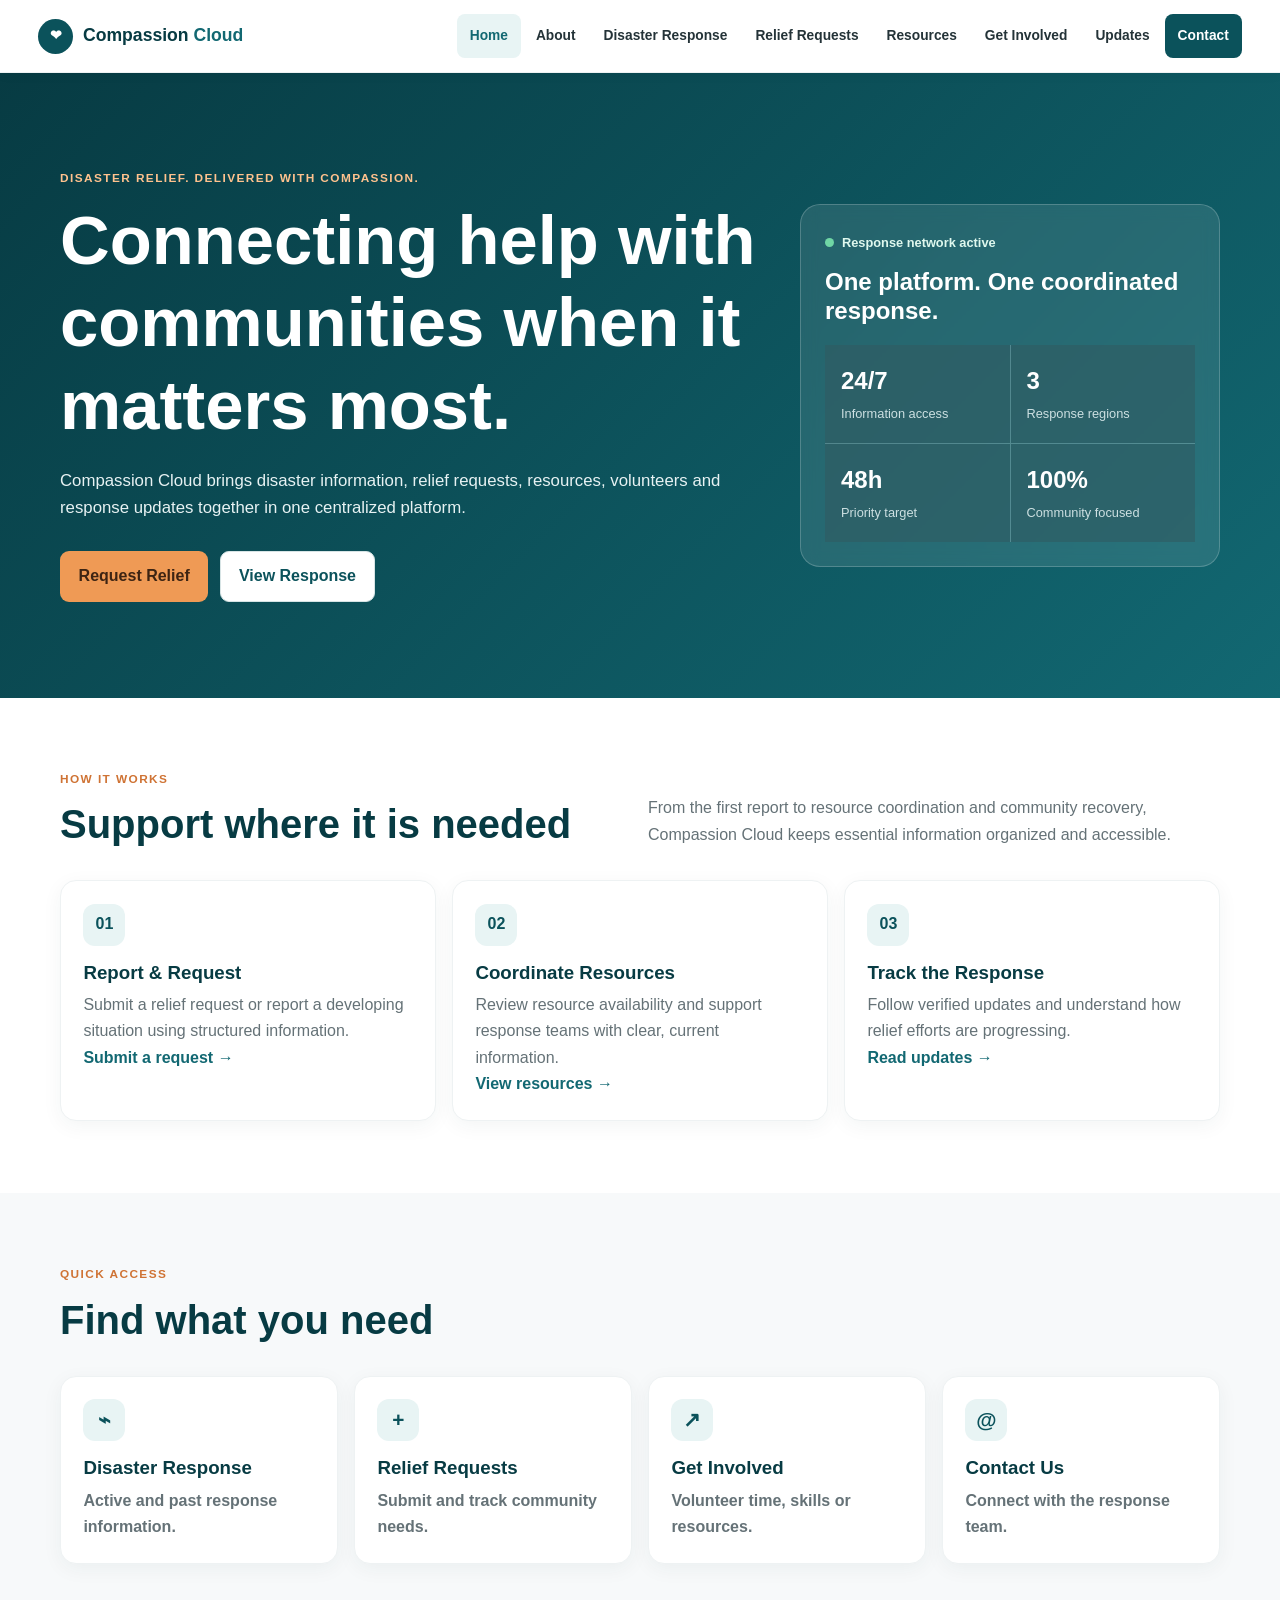
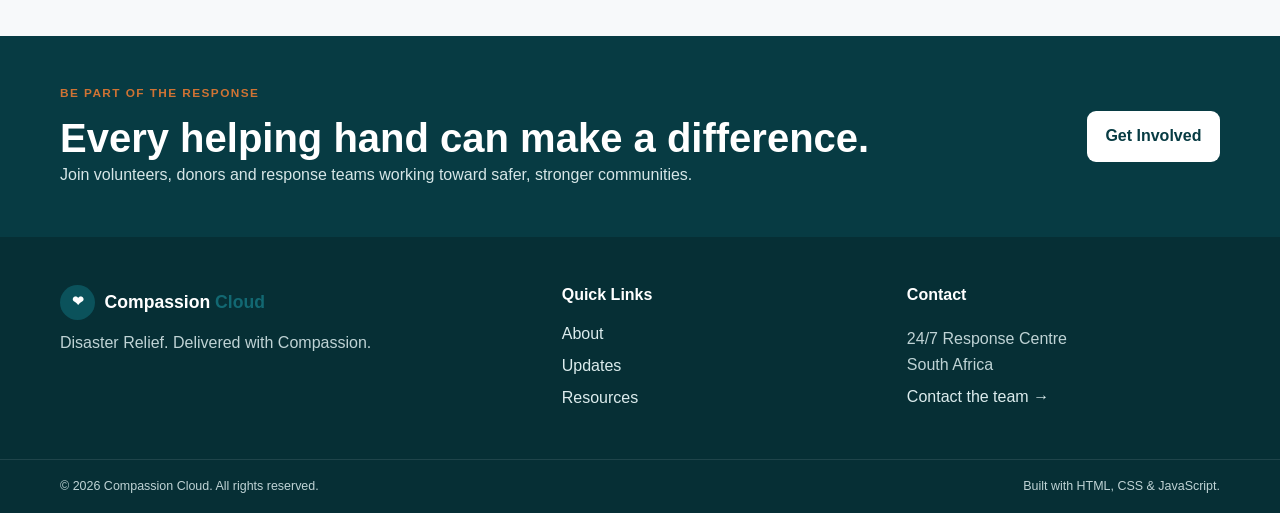
<file: index.html>
<!DOCTYPE html>
<html lang="en">
<head>
  <meta charset="UTF-8">
  <meta name="viewport" content="width=device-width, initial-scale=1.0">
  <meta name="description" content="Compassion Cloud disaster relief management system.">
  <title>Compassion Cloud | Disaster Relief Management</title>
  <link rel="stylesheet" href="css/style.css">
</head>
<body>
  <a class="skip-link" href="#main-content">Skip to content</a>
  <header class="site-header">
    <nav class="navbar" aria-label="Main navigation">
      <a class="brand" href="index.html"><span class="brand-mark" aria-hidden="true">❤</span><span>Compassion <strong>Cloud</strong></span></a>
      <button class="nav-toggle" type="button" aria-expanded="false" aria-controls="primary-navigation">Menu</button>
      <ul class="nav-links" id="primary-navigation">
        <li><a class="active" href="index.html">Home</a></li>
        <li><a href="about.html">About</a></li>
        <li><a href="disaster-response.html">Disaster Response</a></li>
        <li><a href="relief-requests.html">Relief Requests</a></li>
        <li><a href="resources.html">Resources</a></li>
        <li><a href="get-involved.html">Get Involved</a></li>
        <li><a href="updates.html">Updates</a></li>
        <li><a class="nav-cta" href="contact.html">Contact</a></li>
      </ul>
    </nav>
  </header>

  <main id="main-content">
    <section class="hero">
      <div class="container hero-grid">
        <div class="hero-content">
          <p class="eyebrow">Disaster Relief. Delivered with Compassion.</p>
          <h1>Connecting help with communities when it matters most.</h1>
          <p class="hero-text">Compassion Cloud brings disaster information, relief requests, resources, volunteers and response updates together in one centralized platform.</p>
          <div class="button-group">
            <a class="button button-primary" href="relief-requests.html">Request Relief</a>
            <a class="button button-secondary" href="disaster-response.html">View Response</a>
          </div>
        </div>
        <aside class="hero-panel" aria-label="Response overview">
          <div class="status-badge"><span class="status-dot"></span> Response network active</div>
          <h2>One platform. One coordinated response.</h2>
          <div class="stat-grid">
            <div><strong>24/7</strong><span>Information access</span></div>
            <div><strong>3</strong><span>Response regions</span></div>
            <div><strong>48h</strong><span>Priority target</span></div>
            <div><strong>100%</strong><span>Community focused</span></div>
          </div>
        </aside>
      </div>
    </section>

    <section class="section" aria-labelledby="overview-title">
      <div class="container">
        <div class="section-heading">
          <div><p class="eyebrow">How it works</p><h2 id="overview-title">Support where it is needed</h2></div>
          <p>From the first report to resource coordination and community recovery, Compassion Cloud keeps essential information organized and accessible.</p>
        </div>
        <div class="card-grid three">
          <article class="feature-card"><span class="icon">01</span><h3>Report &amp; Request</h3><p>Submit a relief request or report a developing situation using structured information.</p><a href="relief-requests.html">Submit a request →</a></article>
          <article class="feature-card"><span class="icon">02</span><h3>Coordinate Resources</h3><p>Review resource availability and support response teams with clear, current information.</p><a href="resources.html">View resources →</a></article>
          <article class="feature-card"><span class="icon">03</span><h3>Track the Response</h3><p>Follow verified updates and understand how relief efforts are progressing.</p><a href="updates.html">Read updates →</a></article>
        </div>
      </div>
    </section>

    <section class="section section-muted" aria-labelledby="quick-title">
      <div class="container">
        <div class="section-heading"><div><p class="eyebrow">Quick access</p><h2 id="quick-title">Find what you need</h2></div></div>
        <div class="card-grid four">
          <a class="quick-card" href="disaster-response.html"><span>⌁</span><h3>Disaster Response</h3><p>Active and past response information.</p></a>
          <a class="quick-card" href="relief-requests.html"><span>+</span><h3>Relief Requests</h3><p>Submit and track community needs.</p></a>
          <a class="quick-card" href="get-involved.html"><span>↗</span><h3>Get Involved</h3><p>Volunteer time, skills or resources.</p></a>
          <a class="quick-card" href="contact.html"><span>@</span><h3>Contact Us</h3><p>Connect with the response team.</p></a>
        </div>
      </div>
    </section>

    <section class="cta-section">
      <div class="container cta-box">
        <div><p class="eyebrow">Be part of the response</p><h2>Every helping hand can make a difference.</h2><p>Join volunteers, donors and response teams working toward safer, stronger communities.</p></div>
        <a class="button button-light" href="get-involved.html">Get Involved</a>
      </div>
    </section>
  </main>

  <footer class="site-footer">
    <div class="container footer-grid">
      <div><a class="brand footer-brand" href="index.html"><span class="brand-mark">❤</span><span>Compassion <strong>Cloud</strong></span></a><p>Disaster Relief. Delivered with Compassion.</p></div>
      <div><h2>Quick Links</h2><a href="about.html">About</a><a href="updates.html">Updates</a><a href="resources.html">Resources</a></div>
      <div><h2>Contact</h2><p>24/7 Response Centre<br>South Africa</p><a href="contact.html">Contact the team →</a></div>
    </div>
    <div class="footer-bottom"><div class="container"><p>&copy; <span class="current-year"></span> Compassion Cloud. All rights reserved.</p><p>Built with HTML, CSS &amp; JavaScript.</p></div></div>
  </footer>
  <script src="js/script.js"></script>
</body>
</html>
</file>
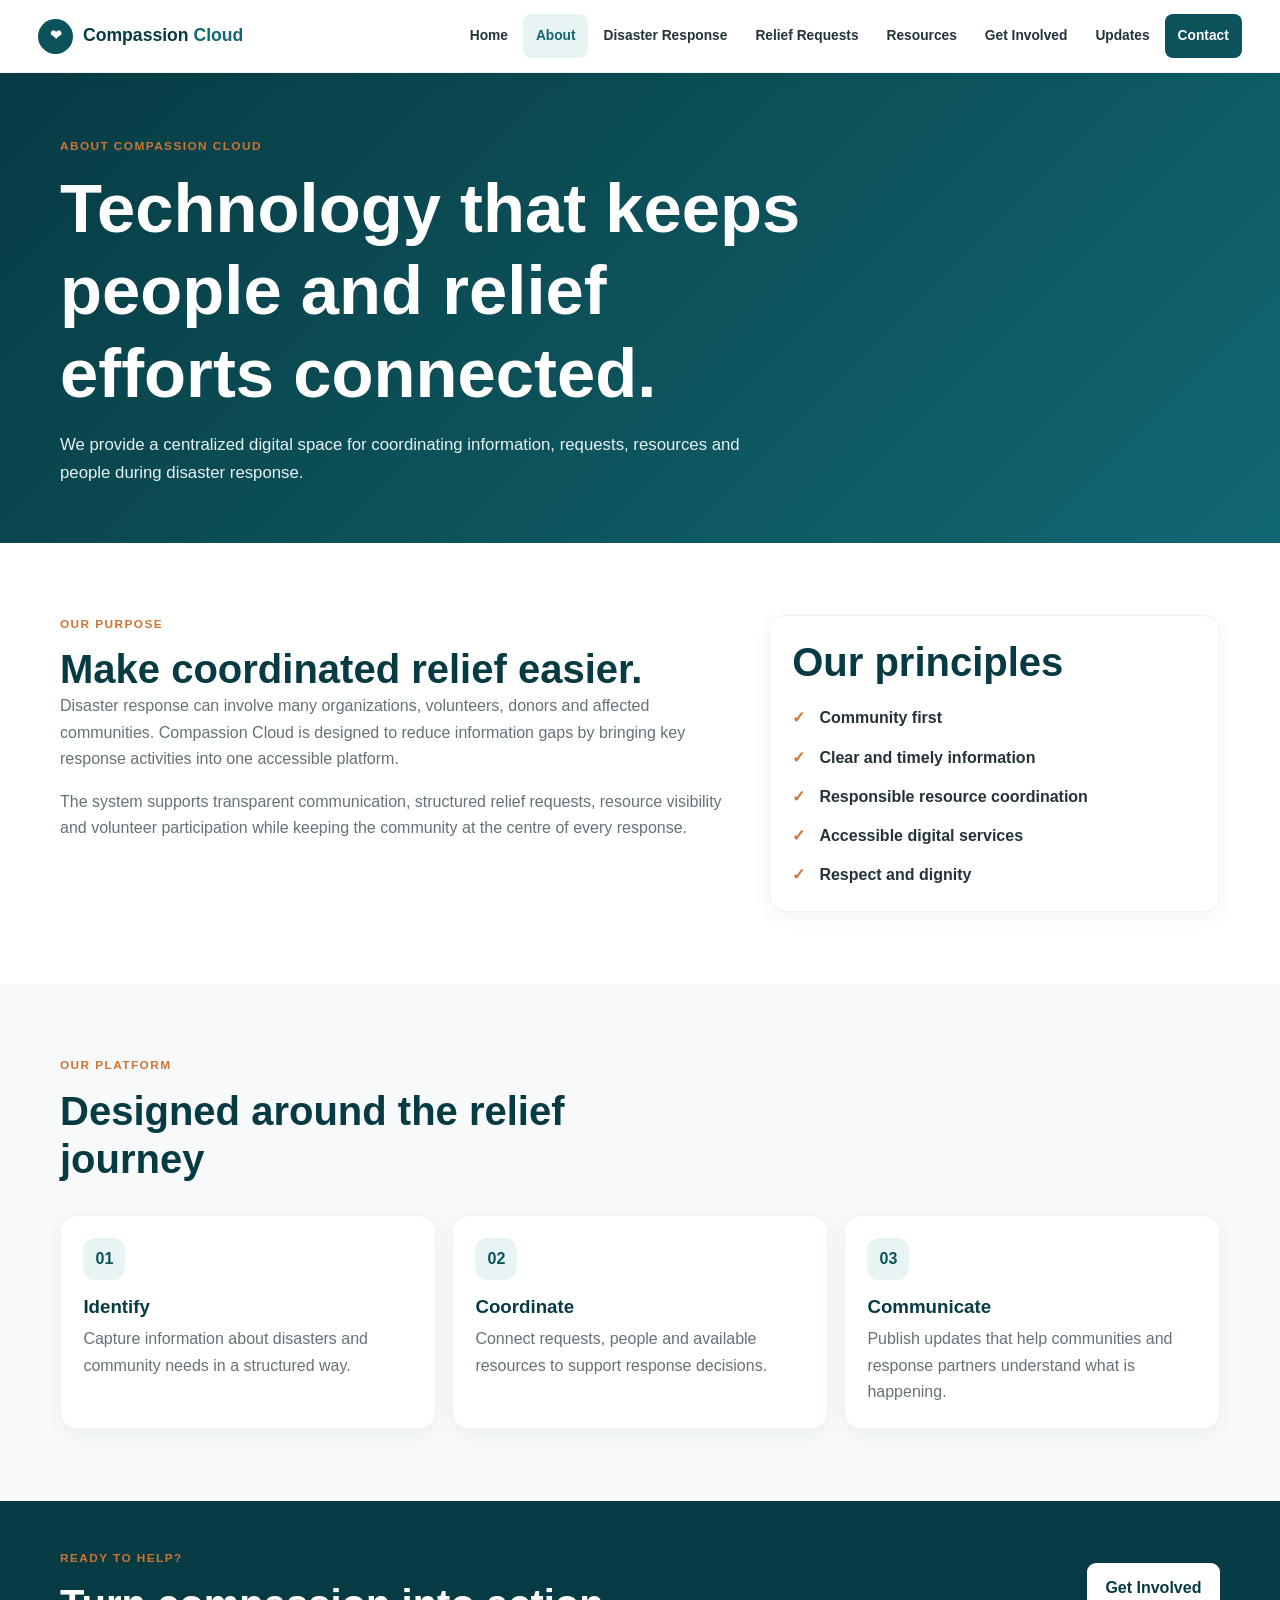
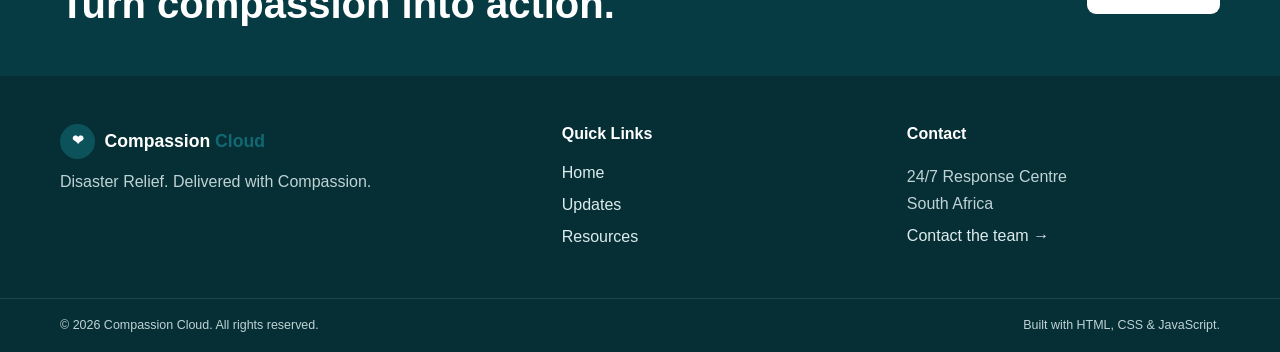
<file: about.html>
<!DOCTYPE html>
<html lang="en">
<head>
  <meta charset="UTF-8"><meta name="viewport" content="width=device-width, initial-scale=1.0">
  <meta name="description" content="Learn about Compassion Cloud and its disaster relief management approach.">
  <title>About | Compassion Cloud</title><link rel="stylesheet" href="css/style.css">
</head>
<body><a class="skip-link" href="#main-content">Skip to content</a>
<header class="site-header"><nav class="navbar" aria-label="Main navigation">
<a class="brand" href="index.html"><span class="brand-mark">❤</span><span>Compassion <strong>Cloud</strong></span></a><button class="nav-toggle" type="button" aria-expanded="false" aria-controls="primary-navigation">Menu</button>
<ul class="nav-links" id="primary-navigation"><li><a href="index.html">Home</a></li><li><a class="active" href="about.html">About</a></li><li><a href="disaster-response.html">Disaster Response</a></li><li><a href="relief-requests.html">Relief Requests</a></li><li><a href="resources.html">Resources</a></li><li><a href="get-involved.html">Get Involved</a></li><li><a href="updates.html">Updates</a></li><li><a class="nav-cta" href="contact.html">Contact</a></li></ul></nav></header>
<main id="main-content">
<section class="page-hero"><div class="container"><p class="eyebrow">About Compassion Cloud</p><h1>Technology that keeps people and relief efforts connected.</h1><p>We provide a centralized digital space for coordinating information, requests, resources and people during disaster response.</p></div></section>
<section class="section"><div class="container two-column"><div><p class="eyebrow">Our purpose</p><h2>Make coordinated relief easier.</h2><p>Disaster response can involve many organizations, volunteers, donors and affected communities. Compassion Cloud is designed to reduce information gaps by bringing key response activities into one accessible platform.</p><p>The system supports transparent communication, structured relief requests, resource visibility and volunteer participation while keeping the community at the centre of every response.</p></div><aside class="info-panel"><h2>Our principles</h2><ul class="check-list"><li>Community first</li><li>Clear and timely information</li><li>Responsible resource coordination</li><li>Accessible digital services</li><li>Respect and dignity</li></ul></aside></div></section>
<section class="section section-muted"><div class="container"><div class="section-heading"><div><p class="eyebrow">Our platform</p><h2>Designed around the relief journey</h2></div></div><div class="card-grid three"><article class="feature-card"><span class="icon">01</span><h3>Identify</h3><p>Capture information about disasters and community needs in a structured way.</p></article><article class="feature-card"><span class="icon">02</span><h3>Coordinate</h3><p>Connect requests, people and available resources to support response decisions.</p></article><article class="feature-card"><span class="icon">03</span><h3>Communicate</h3><p>Publish updates that help communities and response partners understand what is happening.</p></article></div></div></section>
<section class="cta-section"><div class="container cta-box"><div><p class="eyebrow">Ready to help?</p><h2>Turn compassion into action.</h2></div><a class="button button-light" href="get-involved.html">Get Involved</a></div></section>
</main>
<footer class="site-footer"><div class="container footer-grid"><div><a class="brand footer-brand" href="index.html"><span class="brand-mark">❤</span><span>Compassion <strong>Cloud</strong></span></a><p>Disaster Relief. Delivered with Compassion.</p></div><div><h2>Quick Links</h2><a href="index.html">Home</a><a href="updates.html">Updates</a><a href="resources.html">Resources</a></div><div><h2>Contact</h2><p>24/7 Response Centre<br>South Africa</p><a href="contact.html">Contact the team →</a></div></div><div class="footer-bottom"><div class="container"><p>&copy; <span class="current-year"></span> Compassion Cloud. All rights reserved.</p><p>Built with HTML, CSS &amp; JavaScript.</p></div></div></footer>
<script src="js/script.js"></script></body></html>
</file>
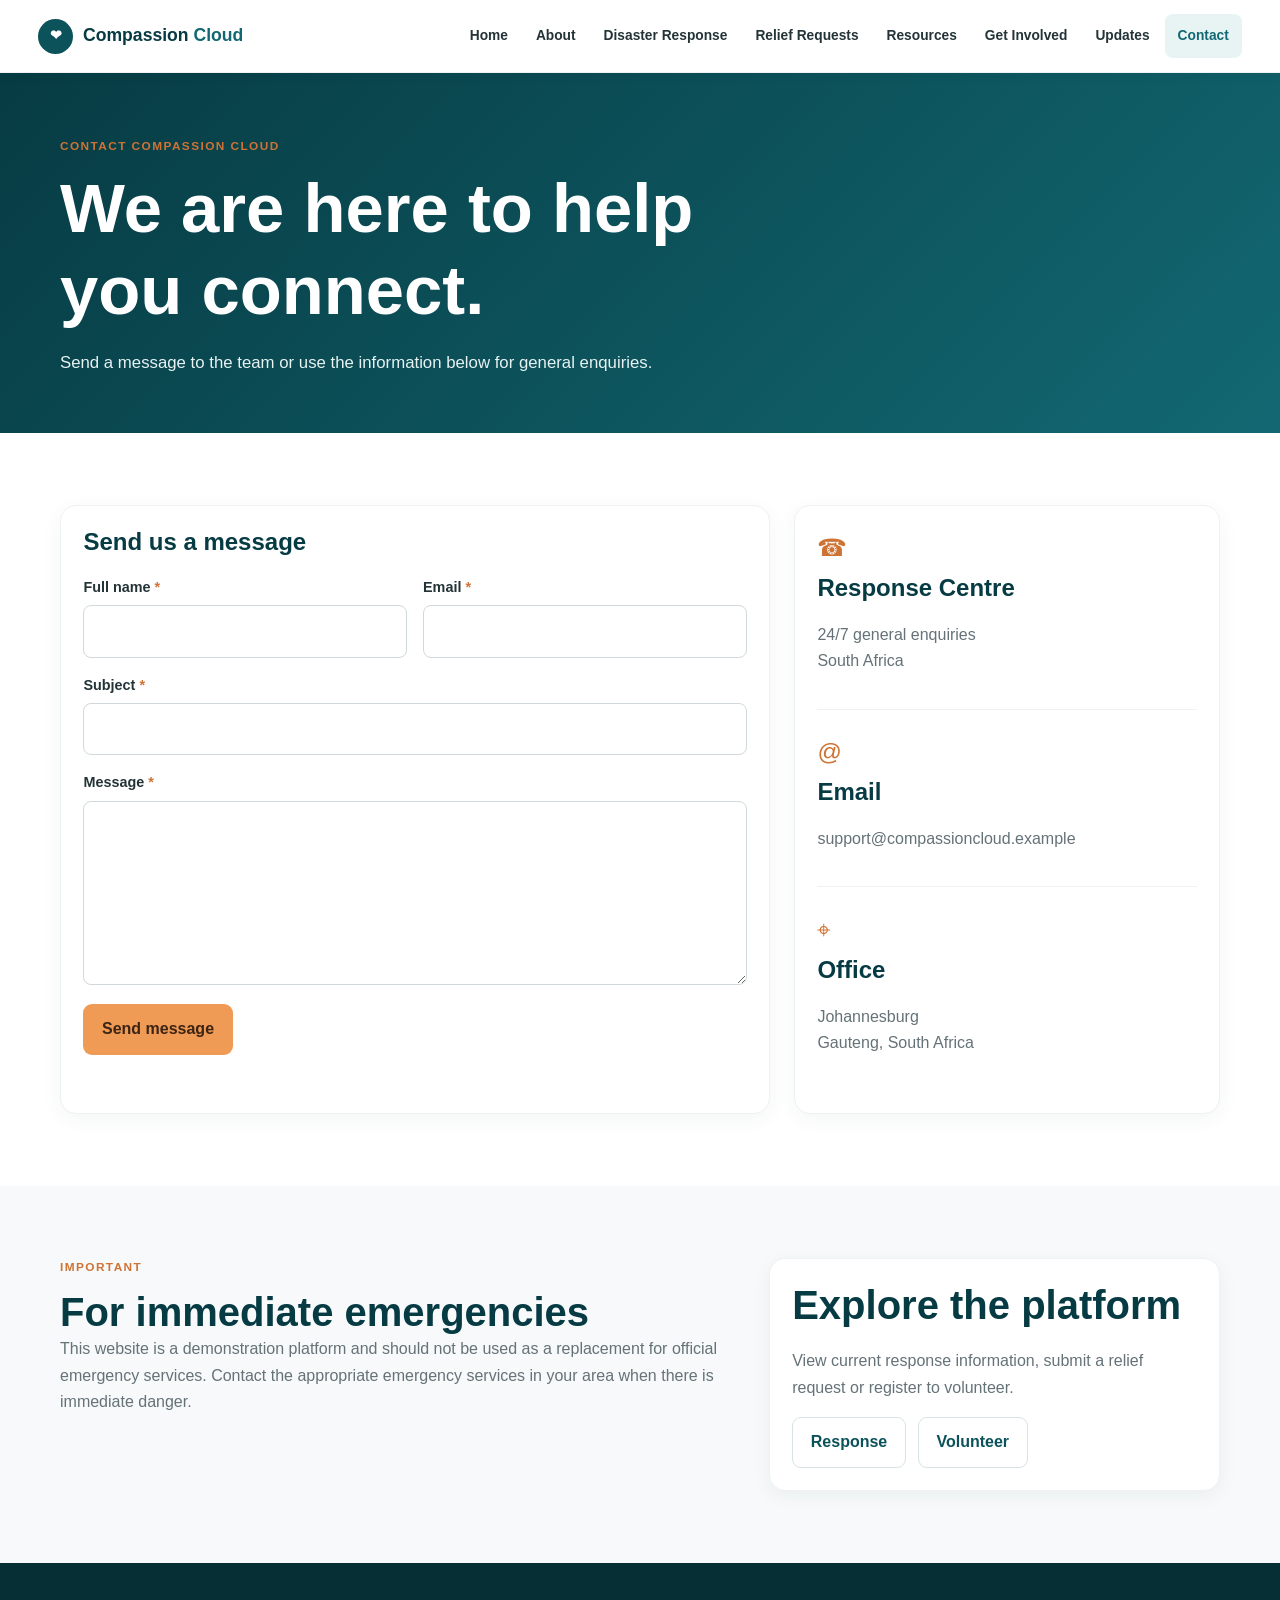
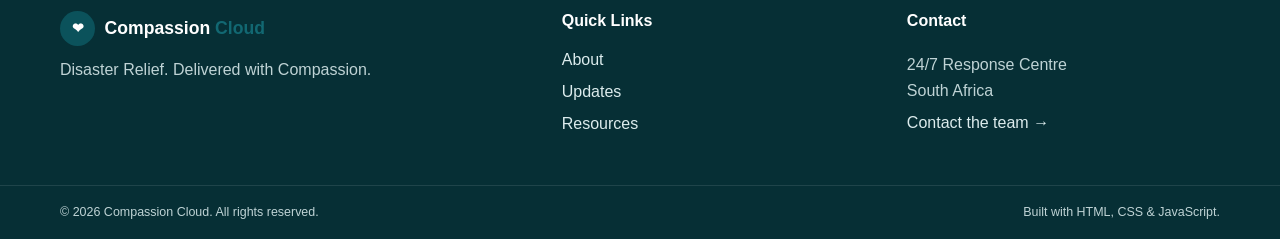
<file: contact.html>
<!DOCTYPE html>
<html lang="en">
<head><meta charset="UTF-8"><meta name="viewport" content="width=device-width, initial-scale=1.0"><meta name="description" content="Contact the Compassion Cloud disaster relief team."><title>Contact | Compassion Cloud</title><link rel="stylesheet" href="css/style.css"></head>
<body><a class="skip-link" href="#main-content">Skip to content</a><header class="site-header"><nav class="navbar" aria-label="Main navigation"><a class="brand" href="index.html"><span class="brand-mark">❤</span><span>Compassion <strong>Cloud</strong></span></a><button class="nav-toggle" type="button" aria-expanded="false" aria-controls="primary-navigation">Menu</button><ul class="nav-links" id="primary-navigation"><li><a href="index.html">Home</a></li><li><a href="about.html">About</a></li><li><a href="disaster-response.html">Disaster Response</a></li><li><a href="relief-requests.html">Relief Requests</a></li><li><a href="resources.html">Resources</a></li><li><a href="get-involved.html">Get Involved</a></li><li><a href="updates.html">Updates</a></li><li><a class="active nav-cta" href="contact.html">Contact</a></li></ul></nav></header>
<main id="main-content"><section class="page-hero"><div class="container"><p class="eyebrow">Contact Compassion Cloud</p><h1>We are here to help you connect.</h1><p>Send a message to the team or use the information below for general enquiries.</p></div></section>
<section class="section"><div class="container form-layout"><div class="form-card"><h2>Send us a message</h2><form id="contact-form" novalidate><div class="form-grid"><div class="form-field"><label for="contact-name">Full name <span>*</span></label><input id="contact-name" type="text" required></div><div class="form-field"><label for="contact-email">Email <span>*</span></label><input id="contact-email" type="email" required></div><div class="form-field full"><label for="contact-subject">Subject <span>*</span></label><input id="contact-subject" type="text" required></div><div class="form-field full"><label for="contact-message">Message <span>*</span></label><textarea id="contact-message" rows="6" required></textarea></div></div><button class="button button-primary" type="submit">Send message</button><div class="form-message" id="contact-message-status" role="status" aria-live="polite"></div></form></div>
<aside class="contact-details"><div><span class="contact-icon">☎</span><h2>Response Centre</h2><p>24/7 general enquiries<br>South Africa</p></div><div><span class="contact-icon">@</span><h2>Email</h2><p>support@compassioncloud.example</p></div><div><span class="contact-icon">⌖</span><h2>Office</h2><p>Johannesburg<br>Gauteng, South Africa</p></div></aside></div></section>
<section class="section section-muted"><div class="container two-column"><div><p class="eyebrow">Important</p><h2>For immediate emergencies</h2><p>This website is a demonstration platform and should not be used as a replacement for official emergency services. Contact the appropriate emergency services in your area when there is immediate danger.</p></div><aside class="info-panel"><h2>Explore the platform</h2><p>View current response information, submit a relief request or register to volunteer.</p><div class="button-group"><a class="button button-secondary" href="disaster-response.html">Response</a><a class="button button-secondary" href="get-involved.html">Volunteer</a></div></aside></div></section></main>
<footer class="site-footer"><div class="container footer-grid"><div><a class="brand footer-brand" href="index.html"><span class="brand-mark">❤</span><span>Compassion <strong>Cloud</strong></span></a><p>Disaster Relief. Delivered with Compassion.</p></div><div><h2>Quick Links</h2><a href="about.html">About</a><a href="updates.html">Updates</a><a href="resources.html">Resources</a></div><div><h2>Contact</h2><p>24/7 Response Centre<br>South Africa</p><a href="contact.html">Contact the team →</a></div></div><div class="footer-bottom"><div class="container"><p>&copy; <span class="current-year"></span> Compassion Cloud. All rights reserved.</p><p>Built with HTML, CSS &amp; JavaScript.</p></div></div></footer><script src="js/script.js"></script></body></html>
</file>
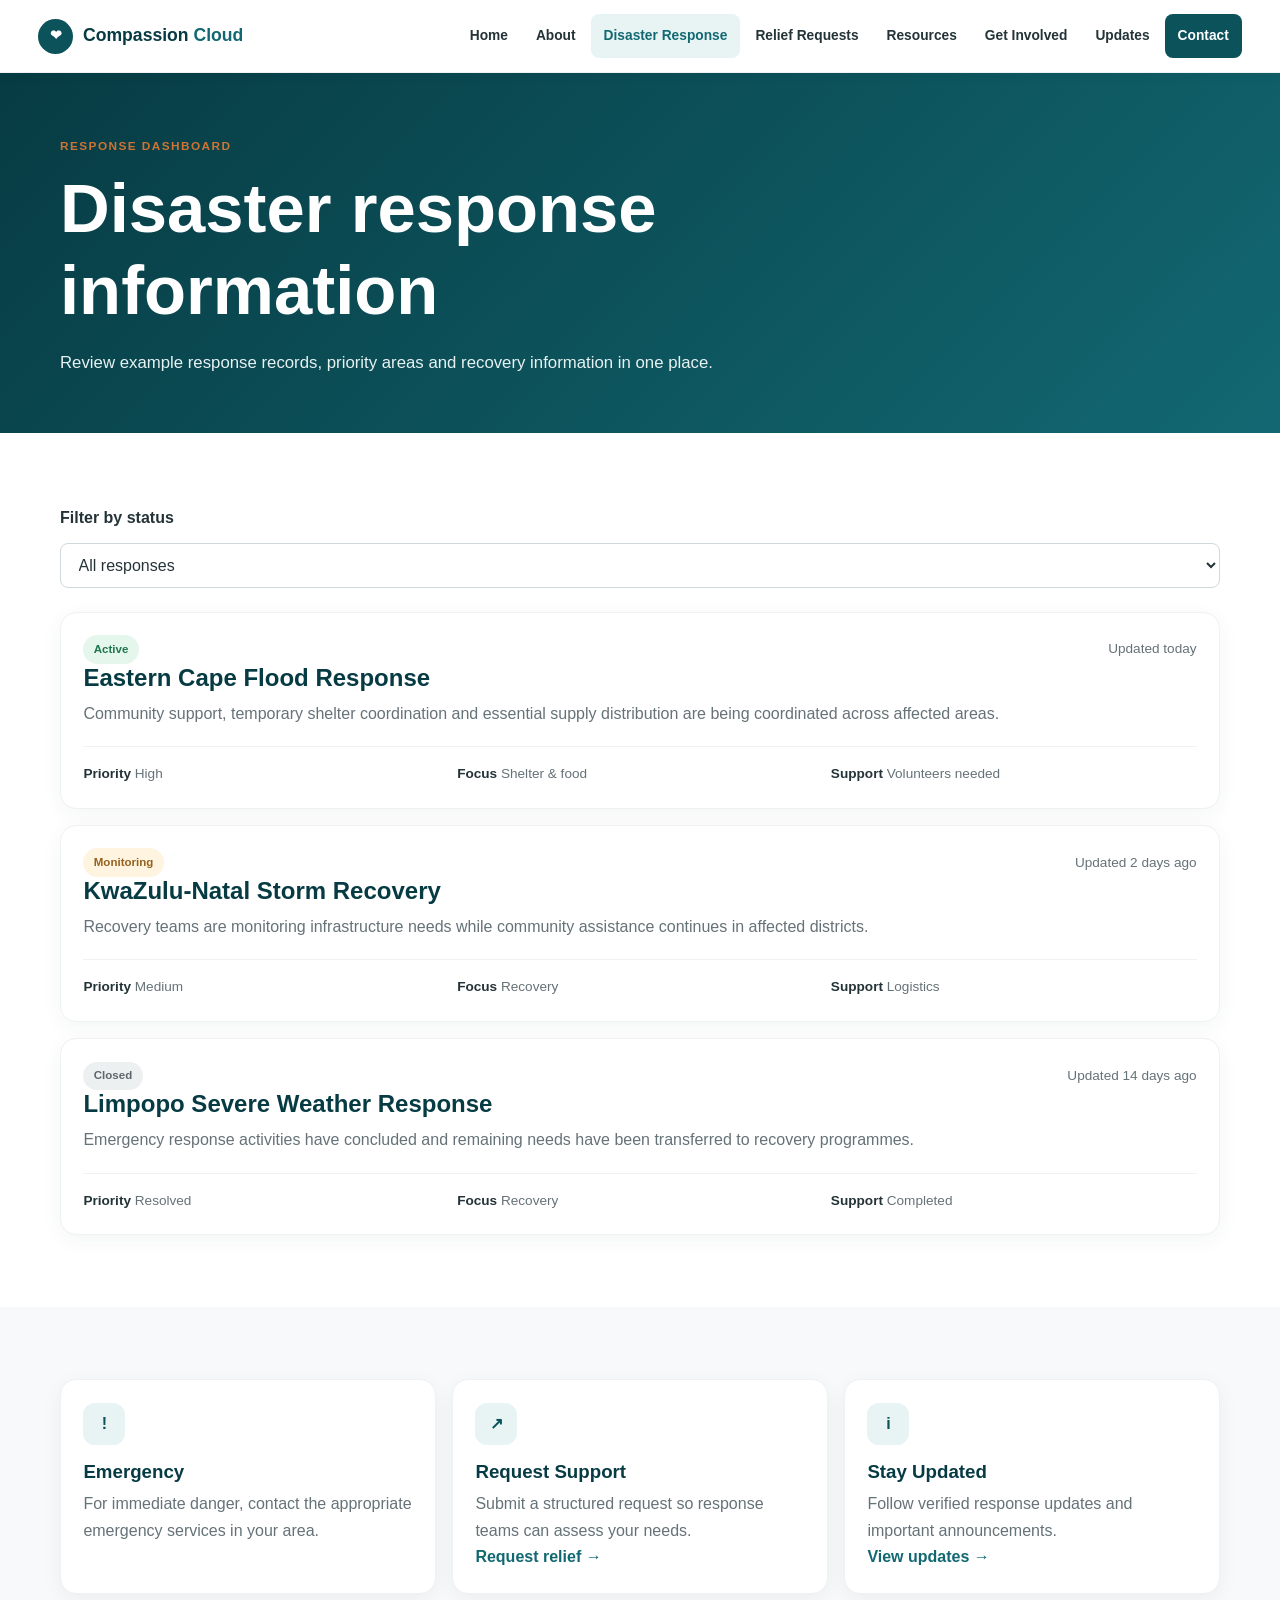
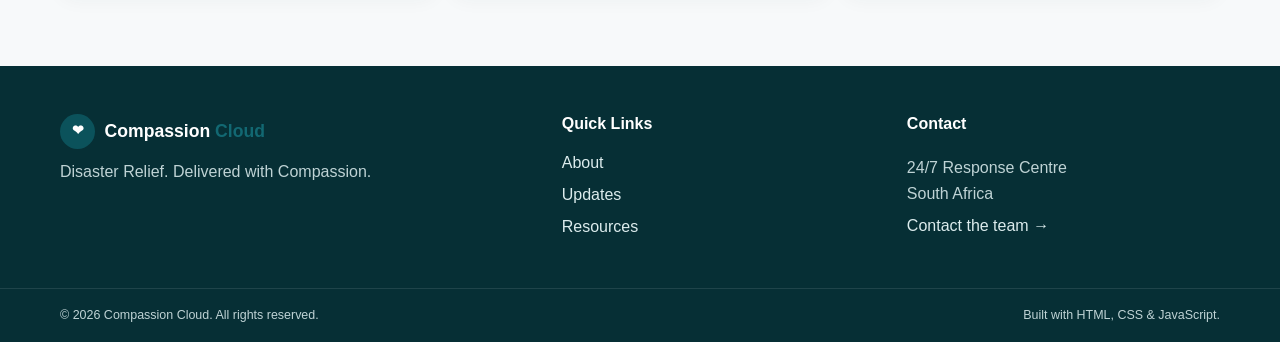
<file: disaster-response.html>
<!DOCTYPE html>
<html lang="en">
<head><meta charset="UTF-8"><meta name="viewport" content="width=device-width, initial-scale=1.0"><meta name="description" content="View active and past disaster response information."><title>Disaster Response | Compassion Cloud</title><link rel="stylesheet" href="css/style.css"></head>
<body><a class="skip-link" href="#main-content">Skip to content</a><header class="site-header"><nav class="navbar" aria-label="Main navigation"><a class="brand" href="index.html"><span class="brand-mark">❤</span><span>Compassion <strong>Cloud</strong></span></a><button class="nav-toggle" type="button" aria-expanded="false" aria-controls="primary-navigation">Menu</button><ul class="nav-links" id="primary-navigation"><li><a href="index.html">Home</a></li><li><a href="about.html">About</a></li><li><a class="active" href="disaster-response.html">Disaster Response</a></li><li><a href="relief-requests.html">Relief Requests</a></li><li><a href="resources.html">Resources</a></li><li><a href="get-involved.html">Get Involved</a></li><li><a href="updates.html">Updates</a></li><li><a class="nav-cta" href="contact.html">Contact</a></li></ul></nav></header>
<main id="main-content"><section class="page-hero"><div class="container"><p class="eyebrow">Response dashboard</p><h1>Disaster response information</h1><p>Review example response records, priority areas and recovery information in one place.</p></div></section>
<section class="section"><div class="container"><div class="filter-bar"><label for="disaster-filter">Filter by status</label><select id="disaster-filter"><option value="all">All responses</option><option value="active">Active</option><option value="monitoring">Monitoring</option><option value="closed">Closed</option></select></div>
<div class="response-list" id="response-list">
<article class="response-card" data-status="active"><div class="response-top"><span class="status-pill active">Active</span><span>Updated today</span></div><h2>Eastern Cape Flood Response</h2><p>Community support, temporary shelter coordination and essential supply distribution are being coordinated across affected areas.</p><div class="meta-grid"><span><strong>Priority</strong> High</span><span><strong>Focus</strong> Shelter &amp; food</span><span><strong>Support</strong> Volunteers needed</span></div></article>
<article class="response-card" data-status="monitoring"><div class="response-top"><span class="status-pill monitoring">Monitoring</span><span>Updated 2 days ago</span></div><h2>KwaZulu-Natal Storm Recovery</h2><p>Recovery teams are monitoring infrastructure needs while community assistance continues in affected districts.</p><div class="meta-grid"><span><strong>Priority</strong> Medium</span><span><strong>Focus</strong> Recovery</span><span><strong>Support</strong> Logistics</span></div></article>
<article class="response-card" data-status="closed"><div class="response-top"><span class="status-pill closed">Closed</span><span>Updated 14 days ago</span></div><h2>Limpopo Severe Weather Response</h2><p>Emergency response activities have concluded and remaining needs have been transferred to recovery programmes.</p><div class="meta-grid"><span><strong>Priority</strong> Resolved</span><span><strong>Focus</strong> Recovery</span><span><strong>Support</strong> Completed</span></div></article>
</div></div></section>
<section class="section section-muted"><div class="container card-grid three"><article class="feature-card"><span class="icon">!</span><h3>Emergency</h3><p>For immediate danger, contact the appropriate emergency services in your area.</p></article><article class="feature-card"><span class="icon">↗</span><h3>Request Support</h3><p>Submit a structured request so response teams can assess your needs.</p><a href="relief-requests.html">Request relief →</a></article><article class="feature-card"><span class="icon">i</span><h3>Stay Updated</h3><p>Follow verified response updates and important announcements.</p><a href="updates.html">View updates →</a></article></div></section></main>
<footer class="site-footer"><div class="container footer-grid"><div><a class="brand footer-brand" href="index.html"><span class="brand-mark">❤</span><span>Compassion <strong>Cloud</strong></span></a><p>Disaster Relief. Delivered with Compassion.</p></div><div><h2>Quick Links</h2><a href="about.html">About</a><a href="updates.html">Updates</a><a href="resources.html">Resources</a></div><div><h2>Contact</h2><p>24/7 Response Centre<br>South Africa</p><a href="contact.html">Contact the team →</a></div></div><div class="footer-bottom"><div class="container"><p>&copy; <span class="current-year"></span> Compassion Cloud. All rights reserved.</p><p>Built with HTML, CSS &amp; JavaScript.</p></div></div></footer><script src="js/script.js"></script></body></html>
</file>
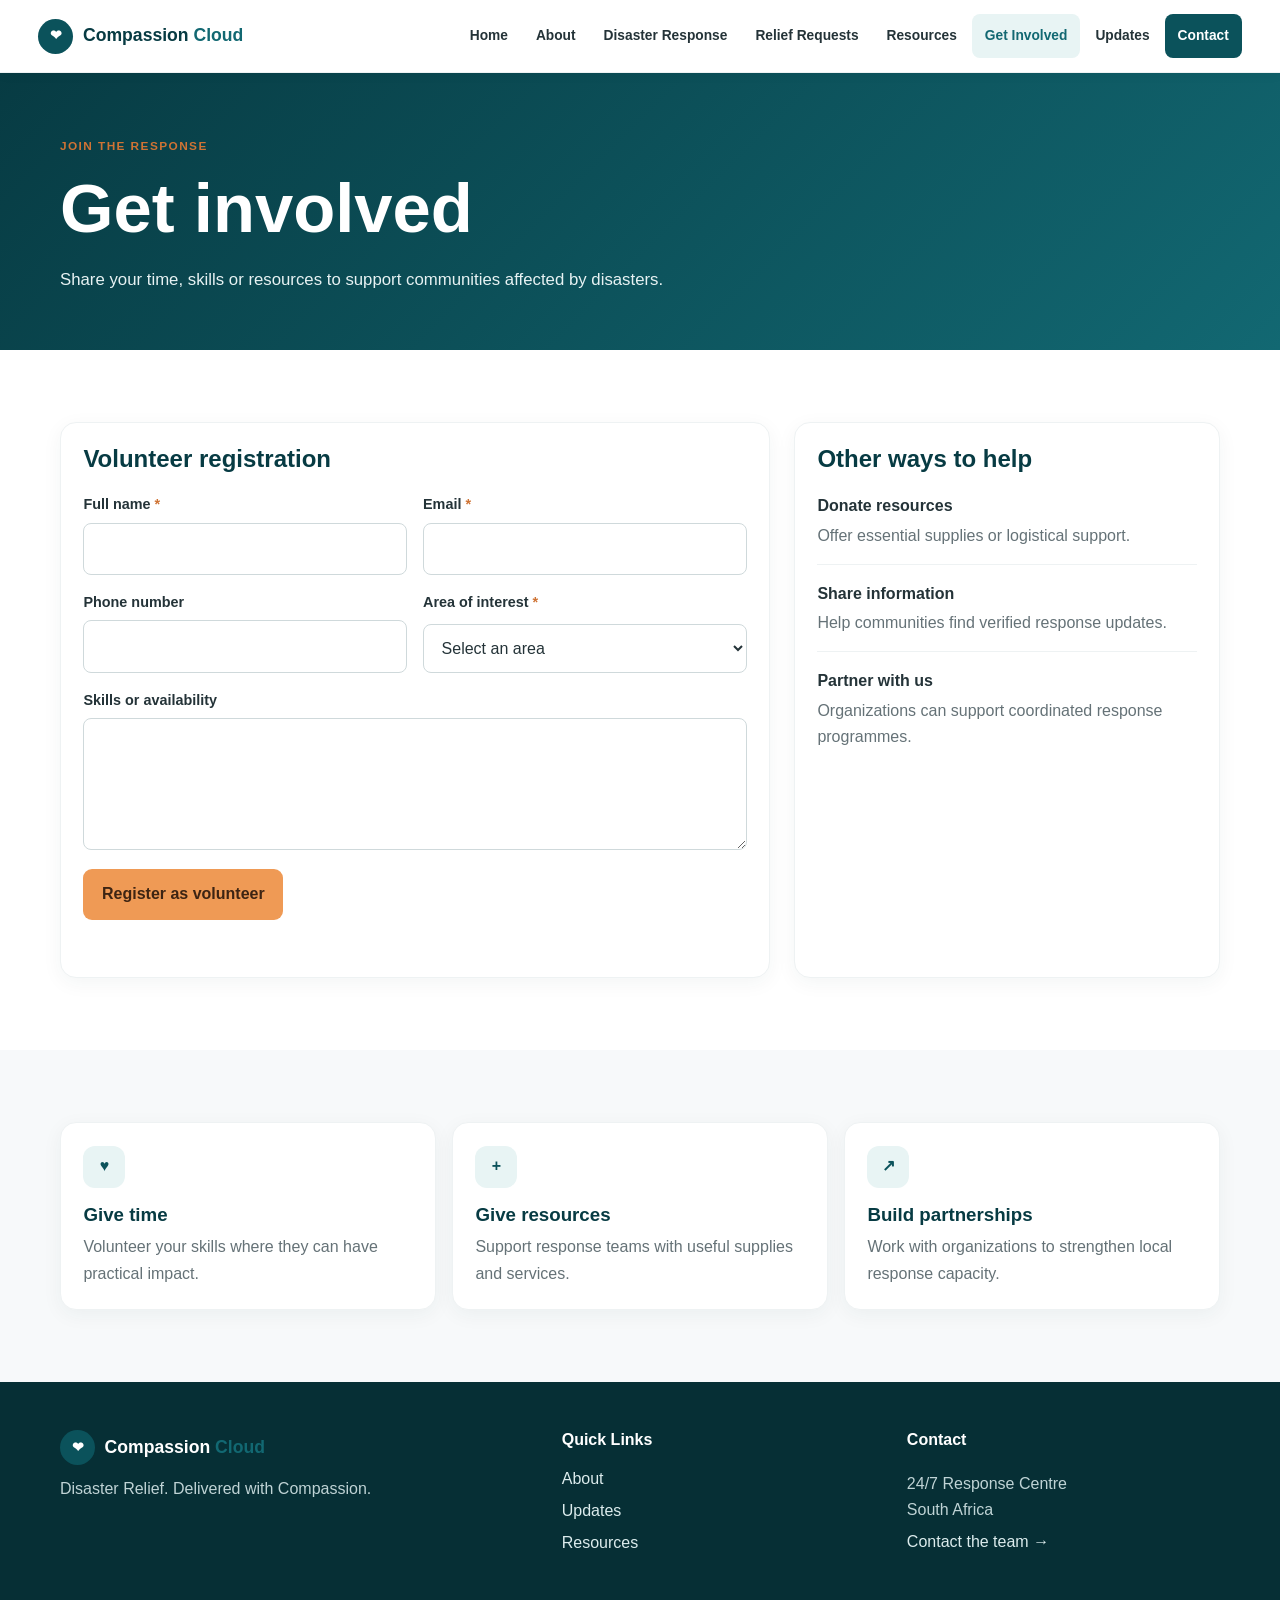
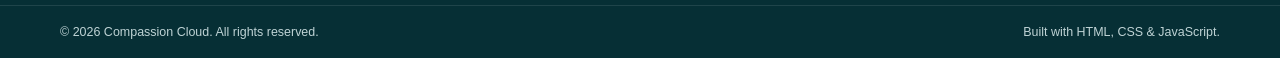
<file: get-involved.html>
<!DOCTYPE html>
<html lang="en">
<head><meta charset="UTF-8"><meta name="viewport" content="width=device-width, initial-scale=1.0"><meta name="description" content="Register as a volunteer and learn how to support disaster relief."><title>Get Involved | Compassion Cloud</title><link rel="stylesheet" href="css/style.css"></head>
<body><a class="skip-link" href="#main-content">Skip to content</a><header class="site-header"><nav class="navbar" aria-label="Main navigation"><a class="brand" href="index.html"><span class="brand-mark">❤</span><span>Compassion <strong>Cloud</strong></span></a><button class="nav-toggle" type="button" aria-expanded="false" aria-controls="primary-navigation">Menu</button><ul class="nav-links" id="primary-navigation"><li><a href="index.html">Home</a></li><li><a href="about.html">About</a></li><li><a href="disaster-response.html">Disaster Response</a></li><li><a href="relief-requests.html">Relief Requests</a></li><li><a href="resources.html">Resources</a></li><li><a class="active" href="get-involved.html">Get Involved</a></li><li><a href="updates.html">Updates</a></li><li><a class="nav-cta" href="contact.html">Contact</a></li></ul></nav></header>
<main id="main-content"><section class="page-hero"><div class="container"><p class="eyebrow">Join the response</p><h1>Get involved</h1><p>Share your time, skills or resources to support communities affected by disasters.</p></div></section>
<section class="section"><div class="container form-layout"><div class="form-card"><h2>Volunteer registration</h2><form id="volunteer-form" novalidate><div class="form-grid"><div class="form-field"><label for="volunteer-name">Full name <span>*</span></label><input id="volunteer-name" type="text" required></div><div class="form-field"><label for="volunteer-email">Email <span>*</span></label><input id="volunteer-email" type="email" required></div><div class="form-field"><label for="volunteer-phone">Phone number</label><input id="volunteer-phone" type="tel"></div><div class="form-field"><label for="volunteer-area">Area of interest <span>*</span></label><select id="volunteer-area" required><option value="">Select an area</option><option>Logistics</option><option>Community support</option><option>Administration</option><option>Medical support</option><option>Fundraising</option></select></div><div class="form-field full"><label for="volunteer-message">Skills or availability</label><textarea id="volunteer-message" rows="4"></textarea></div></div><button class="button button-primary" type="submit">Register as volunteer</button><div class="form-message" id="volunteer-message" role="status" aria-live="polite"></div></form></div>
<aside class="info-panel"><h2>Other ways to help</h2><div class="mini-list"><div><strong>Donate resources</strong><p>Offer essential supplies or logistical support.</p></div><div><strong>Share information</strong><p>Help communities find verified response updates.</p></div><div><strong>Partner with us</strong><p>Organizations can support coordinated response programmes.</p></div></div></aside></div></section>
<section class="section section-muted"><div class="container card-grid three"><article class="feature-card"><span class="icon">♥</span><h3>Give time</h3><p>Volunteer your skills where they can have practical impact.</p></article><article class="feature-card"><span class="icon">+</span><h3>Give resources</h3><p>Support response teams with useful supplies and services.</p></article><article class="feature-card"><span class="icon">↗</span><h3>Build partnerships</h3><p>Work with organizations to strengthen local response capacity.</p></article></div></section></main>
<footer class="site-footer"><div class="container footer-grid"><div><a class="brand footer-brand" href="index.html"><span class="brand-mark">❤</span><span>Compassion <strong>Cloud</strong></span></a><p>Disaster Relief. Delivered with Compassion.</p></div><div><h2>Quick Links</h2><a href="about.html">About</a><a href="updates.html">Updates</a><a href="resources.html">Resources</a></div><div><h2>Contact</h2><p>24/7 Response Centre<br>South Africa</p><a href="contact.html">Contact the team →</a></div></div><div class="footer-bottom"><div class="container"><p>&copy; <span class="current-year"></span> Compassion Cloud. All rights reserved.</p><p>Built with HTML, CSS &amp; JavaScript.</p></div></div></footer><script src="js/script.js"></script></body></html>
</file>
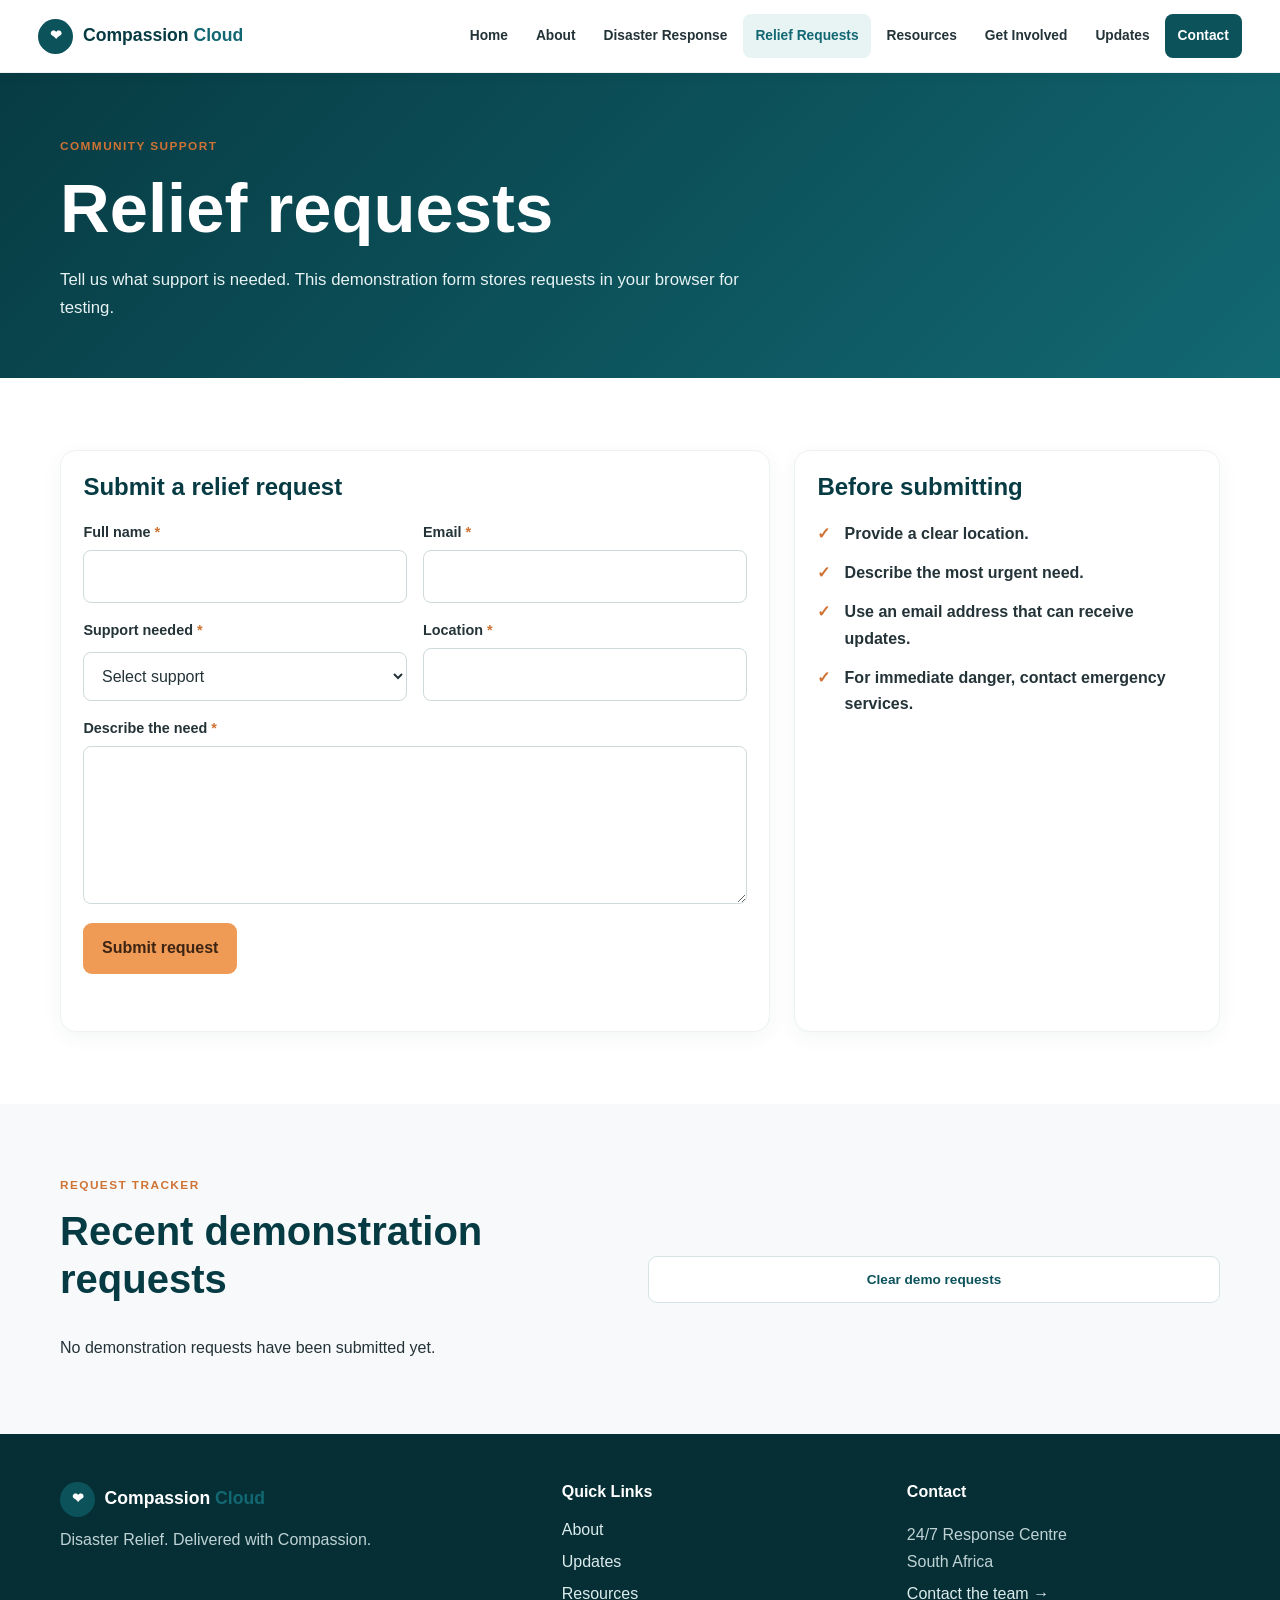
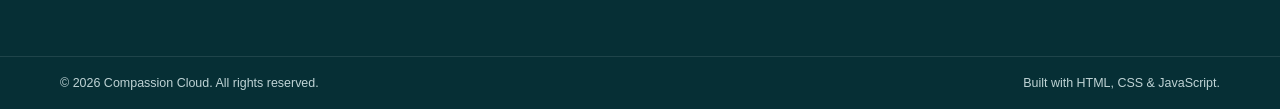
<file: relief-requests.html>
<!DOCTYPE html>
<html lang="en">
<head><meta charset="UTF-8"><meta name="viewport" content="width=device-width, initial-scale=1.0"><meta name="description" content="Submit and track a disaster relief request."><title>Relief Requests | Compassion Cloud</title><link rel="stylesheet" href="css/style.css"></head>
<body><a class="skip-link" href="#main-content">Skip to content</a><header class="site-header"><nav class="navbar" aria-label="Main navigation"><a class="brand" href="index.html"><span class="brand-mark">❤</span><span>Compassion <strong>Cloud</strong></span></a><button class="nav-toggle" type="button" aria-expanded="false" aria-controls="primary-navigation">Menu</button><ul class="nav-links" id="primary-navigation"><li><a href="index.html">Home</a></li><li><a href="about.html">About</a></li><li><a href="disaster-response.html">Disaster Response</a></li><li><a class="active" href="relief-requests.html">Relief Requests</a></li><li><a href="resources.html">Resources</a></li><li><a href="get-involved.html">Get Involved</a></li><li><a href="updates.html">Updates</a></li><li><a class="nav-cta" href="contact.html">Contact</a></li></ul></nav></header>
<main id="main-content"><section class="page-hero"><div class="container"><p class="eyebrow">Community support</p><h1>Relief requests</h1><p>Tell us what support is needed. This demonstration form stores requests in your browser for testing.</p></div></section>
<section class="section"><div class="container form-layout"><div class="form-card"><h2>Submit a relief request</h2><form id="relief-form" novalidate><div class="form-grid"><div class="form-field"><label for="requester-name">Full name <span>*</span></label><input id="requester-name" name="name" type="text" required></div><div class="form-field"><label for="requester-email">Email <span>*</span></label><input id="requester-email" name="email" type="email" required></div><div class="form-field"><label for="request-type">Support needed <span>*</span></label><select id="request-type" name="type" required><option value="">Select support</option><option>Food and water</option><option>Shelter</option><option>Medical assistance</option><option>Clothing</option><option>Other</option></select></div><div class="form-field"><label for="request-location">Location <span>*</span></label><input id="request-location" name="location" type="text" required></div><div class="form-field full"><label for="request-details">Describe the need <span>*</span></label><textarea id="request-details" name="details" rows="5" required></textarea></div></div><button class="button button-primary" type="submit">Submit request</button><div class="form-message" id="relief-message" role="status" aria-live="polite"></div></form></div>
<aside class="info-panel"><h2>Before submitting</h2><ul class="check-list"><li>Provide a clear location.</li><li>Describe the most urgent need.</li><li>Use an email address that can receive updates.</li><li>For immediate danger, contact emergency services.</li></ul></aside></div></section>
<section class="section section-muted"><div class="container"><div class="section-heading"><div><p class="eyebrow">Request tracker</p><h2>Recent demonstration requests</h2></div><button class="button button-small button-secondary" id="clear-requests" type="button">Clear demo requests</button></div><div id="request-list" class="request-list"></div></div></section></main>
<footer class="site-footer"><div class="container footer-grid"><div><a class="brand footer-brand" href="index.html"><span class="brand-mark">❤</span><span>Compassion <strong>Cloud</strong></span></a><p>Disaster Relief. Delivered with Compassion.</p></div><div><h2>Quick Links</h2><a href="about.html">About</a><a href="updates.html">Updates</a><a href="resources.html">Resources</a></div><div><h2>Contact</h2><p>24/7 Response Centre<br>South Africa</p><a href="contact.html">Contact the team →</a></div></div><div class="footer-bottom"><div class="container"><p>&copy; <span class="current-year"></span> Compassion Cloud. All rights reserved.</p><p>Built with HTML, CSS &amp; JavaScript.</p></div></div></footer><script src="js/script.js"></script></body></html>
</file>
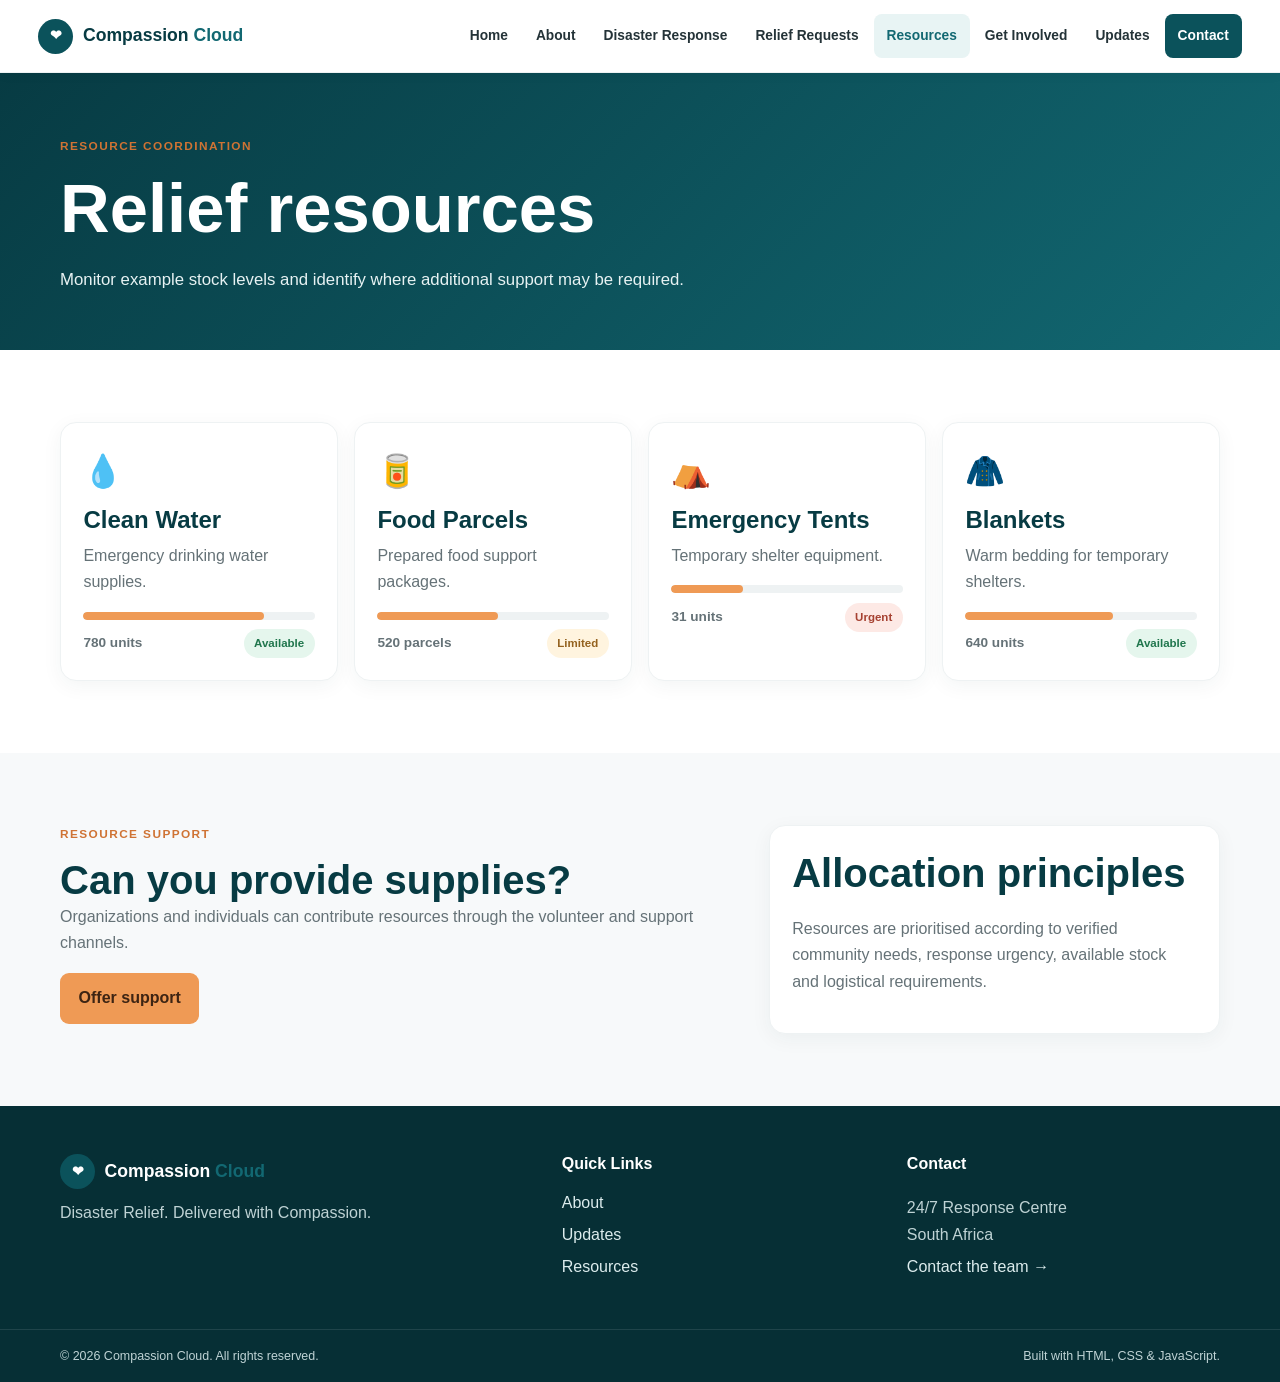
<file: resources.html>
<!DOCTYPE html>
<html lang="en">
<head><meta charset="UTF-8"><meta name="viewport" content="width=device-width, initial-scale=1.0"><meta name="description" content="View disaster relief resources and availability."><title>Resources | Compassion Cloud</title><link rel="stylesheet" href="css/style.css"></head>
<body><a class="skip-link" href="#main-content">Skip to content</a><header class="site-header"><nav class="navbar" aria-label="Main navigation"><a class="brand" href="index.html"><span class="brand-mark">❤</span><span>Compassion <strong>Cloud</strong></span></a><button class="nav-toggle" type="button" aria-expanded="false" aria-controls="primary-navigation">Menu</button><ul class="nav-links" id="primary-navigation"><li><a href="index.html">Home</a></li><li><a href="about.html">About</a></li><li><a href="disaster-response.html">Disaster Response</a></li><li><a href="relief-requests.html">Relief Requests</a></li><li><a class="active" href="resources.html">Resources</a></li><li><a href="get-involved.html">Get Involved</a></li><li><a href="updates.html">Updates</a></li><li><a class="nav-cta" href="contact.html">Contact</a></li></ul></nav></header>
<main id="main-content"><section class="page-hero"><div class="container"><p class="eyebrow">Resource coordination</p><h1>Relief resources</h1><p>Monitor example stock levels and identify where additional support may be required.</p></div></section>
<section class="section"><div class="container"><div class="resource-grid"><article class="resource-card"><div class="resource-icon">💧</div><h2>Clean Water</h2><p>Emergency drinking water supplies.</p><div class="progress"><span style="width:78%"></span></div><div class="resource-meta"><span>780 units</span><span class="status-pill available">Available</span></div></article><article class="resource-card"><div class="resource-icon">🥫</div><h2>Food Parcels</h2><p>Prepared food support packages.</p><div class="progress"><span style="width:52%"></span></div><div class="resource-meta"><span>520 parcels</span><span class="status-pill monitoring">Limited</span></div></article><article class="resource-card"><div class="resource-icon">⛺</div><h2>Emergency Tents</h2><p>Temporary shelter equipment.</p><div class="progress"><span style="width:31%"></span></div><div class="resource-meta"><span>31 units</span><span class="status-pill urgent">Urgent</span></div></article><article class="resource-card"><div class="resource-icon">🧥</div><h2>Blankets</h2><p>Warm bedding for temporary shelters.</p><div class="progress"><span style="width:64%"></span></div><div class="resource-meta"><span>640 units</span><span class="status-pill available">Available</span></div></article></div></div></section>
<section class="section section-muted"><div class="container two-column"><div><p class="eyebrow">Resource support</p><h2>Can you provide supplies?</h2><p>Organizations and individuals can contribute resources through the volunteer and support channels.</p><a class="button button-primary" href="get-involved.html">Offer support</a></div><aside class="info-panel"><h2>Allocation principles</h2><p>Resources are prioritised according to verified community needs, response urgency, available stock and logistical requirements.</p></aside></div></section></main>
<footer class="site-footer"><div class="container footer-grid"><div><a class="brand footer-brand" href="index.html"><span class="brand-mark">❤</span><span>Compassion <strong>Cloud</strong></span></a><p>Disaster Relief. Delivered with Compassion.</p></div><div><h2>Quick Links</h2><a href="about.html">About</a><a href="updates.html">Updates</a><a href="resources.html">Resources</a></div><div><h2>Contact</h2><p>24/7 Response Centre<br>South Africa</p><a href="contact.html">Contact the team →</a></div></div><div class="footer-bottom"><div class="container"><p>&copy; <span class="current-year"></span> Compassion Cloud. All rights reserved.</p><p>Built with HTML, CSS &amp; JavaScript.</p></div></div></footer><script src="js/script.js"></script></body></html>
</file>
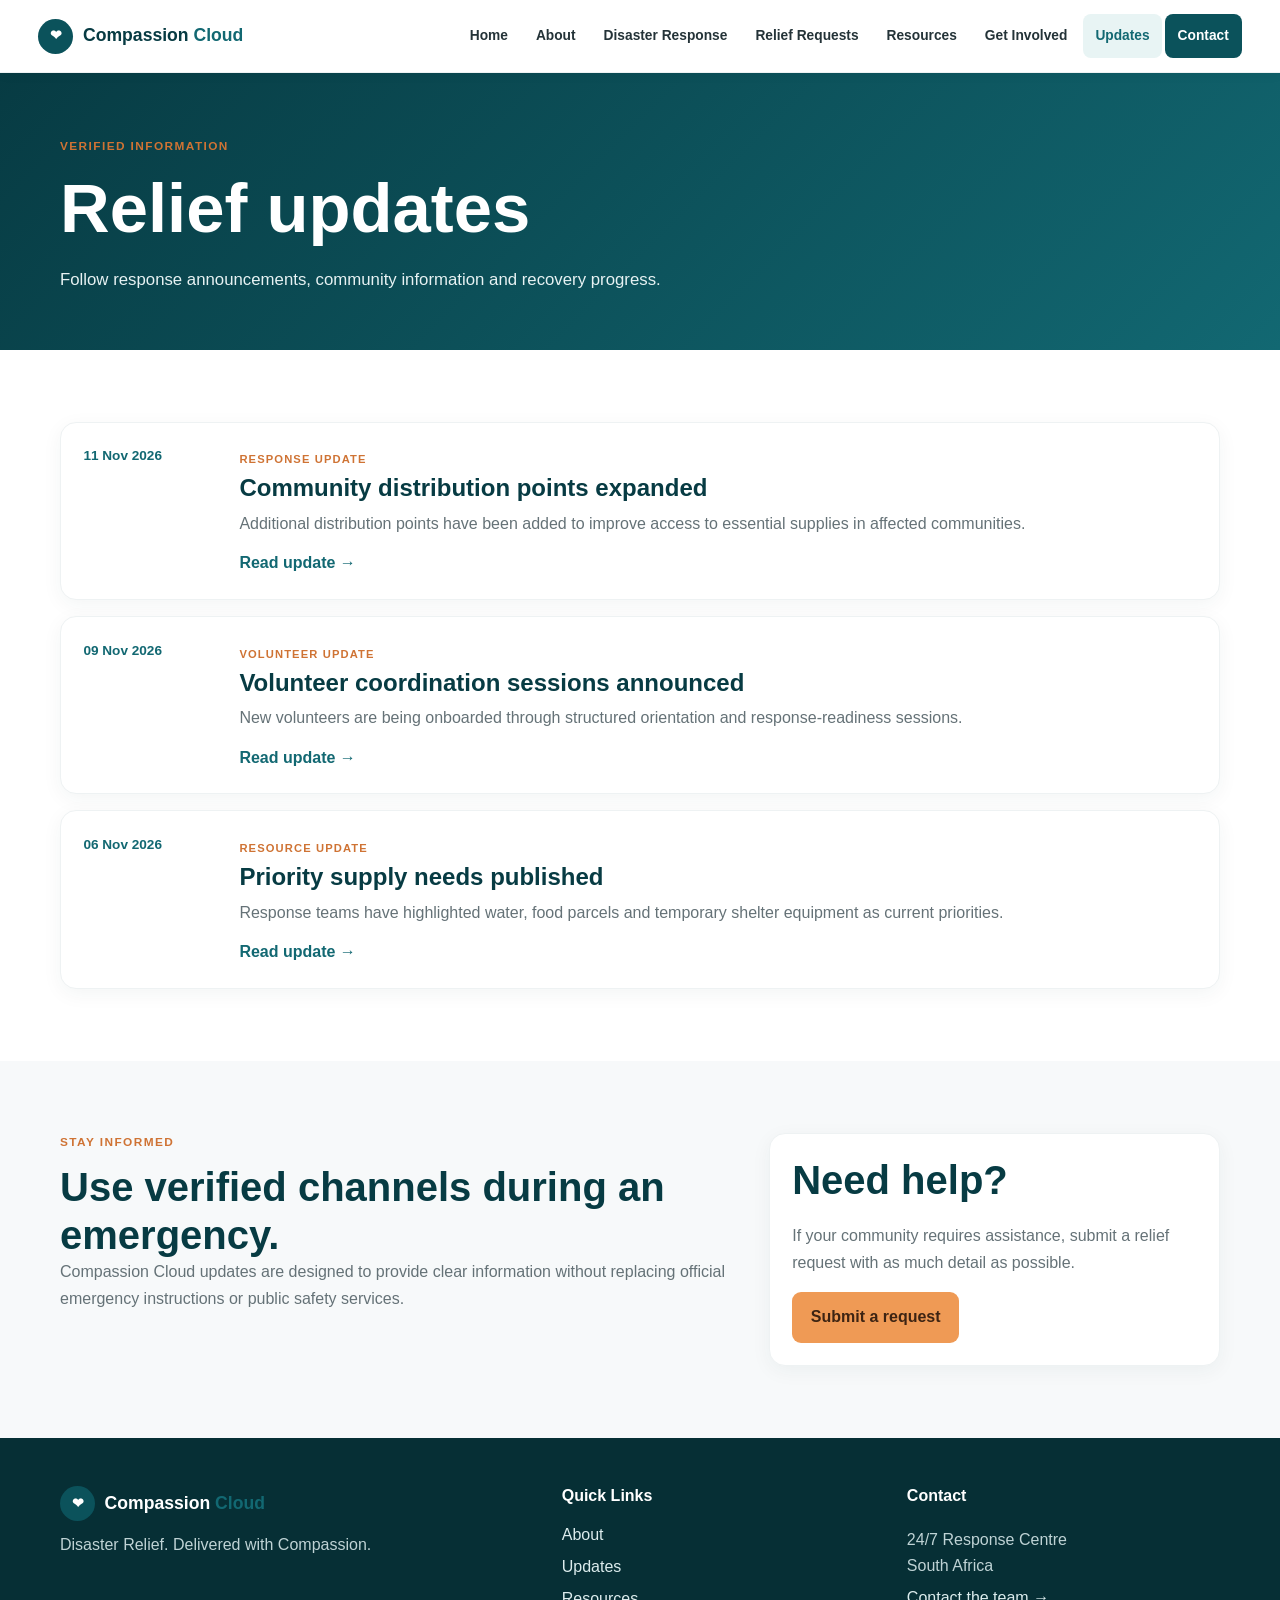
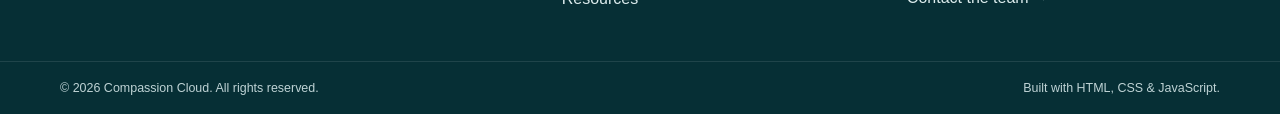
<file: updates.html>
<!DOCTYPE html>
<html lang="en">
<head><meta charset="UTF-8"><meta name="viewport" content="width=device-width, initial-scale=1.0"><meta name="description" content="Read the latest Compassion Cloud disaster relief updates."><title>Updates | Compassion Cloud</title><link rel="stylesheet" href="css/style.css"></head>
<body><a class="skip-link" href="#main-content">Skip to content</a><header class="site-header"><nav class="navbar" aria-label="Main navigation"><a class="brand" href="index.html"><span class="brand-mark">❤</span><span>Compassion <strong>Cloud</strong></span></a><button class="nav-toggle" type="button" aria-expanded="false" aria-controls="primary-navigation">Menu</button><ul class="nav-links" id="primary-navigation"><li><a href="index.html">Home</a></li><li><a href="about.html">About</a></li><li><a href="disaster-response.html">Disaster Response</a></li><li><a href="relief-requests.html">Relief Requests</a></li><li><a href="resources.html">Resources</a></li><li><a href="get-involved.html">Get Involved</a></li><li><a class="active" href="updates.html">Updates</a></li><li><a class="nav-cta" href="contact.html">Contact</a></li></ul></nav></header>
<main id="main-content"><section class="page-hero"><div class="container"><p class="eyebrow">Verified information</p><h1>Relief updates</h1><p>Follow response announcements, community information and recovery progress.</p></div></section>
<section class="section"><div class="container news-list"><article class="news-card"><div class="news-date">11 Nov 2026</div><div><p class="tag">Response update</p><h2>Community distribution points expanded</h2><p>Additional distribution points have been added to improve access to essential supplies in affected communities.</p><a href="#" class="read-more">Read update →</a></div></article><article class="news-card"><div class="news-date">09 Nov 2026</div><div><p class="tag">Volunteer update</p><h2>Volunteer coordination sessions announced</h2><p>New volunteers are being onboarded through structured orientation and response-readiness sessions.</p><a href="#" class="read-more">Read update →</a></div></article><article class="news-card"><div class="news-date">06 Nov 2026</div><div><p class="tag">Resource update</p><h2>Priority supply needs published</h2><p>Response teams have highlighted water, food parcels and temporary shelter equipment as current priorities.</p><a href="#" class="read-more">Read update →</a></div></article></div></section>
<section class="section section-muted"><div class="container two-column"><div><p class="eyebrow">Stay informed</p><h2>Use verified channels during an emergency.</h2><p>Compassion Cloud updates are designed to provide clear information without replacing official emergency instructions or public safety services.</p></div><aside class="info-panel"><h2>Need help?</h2><p>If your community requires assistance, submit a relief request with as much detail as possible.</p><a href="relief-requests.html" class="button button-primary">Submit a request</a></aside></div></section></main>
<footer class="site-footer"><div class="container footer-grid"><div><a class="brand footer-brand" href="index.html"><span class="brand-mark">❤</span><span>Compassion <strong>Cloud</strong></span></a><p>Disaster Relief. Delivered with Compassion.</p></div><div><h2>Quick Links</h2><a href="about.html">About</a><a href="updates.html">Updates</a><a href="resources.html">Resources</a></div><div><h2>Contact</h2><p>24/7 Response Centre<br>South Africa</p><a href="contact.html">Contact the team →</a></div></div><div class="footer-bottom"><div class="container"><p>&copy; <span class="current-year"></span> Compassion Cloud. All rights reserved.</p><p>Built with HTML, CSS &amp; JavaScript.</p></div></div></footer><script src="js/script.js"></script></body></html>
</file>
<file: css/style.css>
/* Compassion Cloud
   Responsive, mobile-first stylesheet.
   Structure: HTML | Presentation: CSS | Behaviour: JavaScript
*/
:root {
  --teal-900: #073b43;
  --teal-800: #0b525b;
  --teal-700: #126872;
  --teal-100: #e8f4f4;
  --orange: #ef9a55;
  --orange-dark: #cf7334;
  --white: #ffffff;
  --grey-50: #f7f9fa;
  --grey-100: #eef2f3;
  --grey-500: #657277;
  --grey-800: #243338;
  --shadow: 0 12px 35px rgba(7, 59, 67, 0.10);
  --radius: 16px;
  --max-width: 1160px;
}
* { box-sizing: border-box; margin: 0; padding: 0; }
html { scroll-behavior: smooth; }
body { font-family: Arial, Helvetica, sans-serif; color: var(--grey-800); background: var(--white); line-height: 1.65; }
a { color: var(--teal-700); text-decoration: none; }
a:hover { text-decoration: underline; }
img { max-width: 100%; display: block; }
button, input, select, textarea { font: inherit; }
button { cursor: pointer; }
.skip-link { position: fixed; left: 1rem; top: -100px; z-index: 999; background: var(--teal-900); color: white; padding: .7rem 1rem; border-radius: 8px; }
.skip-link:focus { top: 1rem; }
.container { width: min(92%, var(--max-width)); margin-inline: auto; }
.site-header { position: sticky; top: 0; z-index: 100; background: rgba(255,255,255,.96); border-bottom: 1px solid var(--grey-100); box-shadow: 0 2px 12px rgba(0,0,0,.04); }
.navbar { width: min(94%, 1250px); min-height: 72px; margin: auto; display: flex; align-items: center; justify-content: space-between; gap: 1rem; }
.brand { display: inline-flex; align-items: center; gap: .6rem; color: var(--teal-900); font-size: 1.1rem; font-weight: 700; white-space: nowrap; }
.brand:hover { text-decoration: none; }
.brand-mark { width: 35px; height: 35px; display: grid; place-items: center; border-radius: 50%; color: white; background: var(--teal-800); font-size: .9rem; }
.brand strong { color: var(--teal-700); }
.nav-toggle { border: 1px solid var(--grey-100); background: var(--white); color: var(--teal-900); padding: .55rem .8rem; border-radius: 8px; }
.nav-links { display: none; list-style: none; position: absolute; top: 72px; left: 0; right: 0; padding: .75rem 5%; background: white; border-bottom: 1px solid var(--grey-100); }
.nav-links.open { display: grid; }
.nav-links a { display: block; color: var(--grey-800); font-weight: 600; padding: .65rem .8rem; border-radius: 8px; }
.nav-links a:hover, .nav-links a.active { color: var(--teal-700); background: var(--teal-100); text-decoration: none; }
.nav-links .nav-cta { background: var(--teal-800); color: white; text-align: center; }
.hero { background: linear-gradient(135deg, var(--teal-900), var(--teal-700)); color: white; padding: 4.5rem 0; overflow: hidden; }
.hero-grid { display: grid; gap: 2.5rem; align-items: center; }
.eyebrow { color: var(--orange-dark); text-transform: uppercase; letter-spacing: .12em; font-weight: 800; font-size: .74rem; margin-bottom: .7rem; }
.hero .eyebrow { color: #ffc28e; }
h1, h2, h3 { color: var(--teal-900); line-height: 1.2; }
.hero h1, .page-hero h1 { color: white; font-size: clamp(2.2rem, 7vw, 4.3rem); max-width: 760px; }
.hero-text { max-width: 680px; font-size: 1.05rem; margin: 1.2rem 0 1.8rem; color: #e7f2f3; }
.button-group { display: flex; flex-wrap: wrap; gap: .75rem; }
.button { display: inline-flex; justify-content: center; align-items: center; min-height: 44px; padding: .7rem 1.1rem; border-radius: 9px; border: 1px solid transparent; font-weight: 800; transition: transform .2s, box-shadow .2s; }
.button:hover { text-decoration: none; transform: translateY(-1px); box-shadow: var(--shadow); }
.button-primary { background: var(--orange); color: #3d2413; }
.button-secondary { background: white; color: var(--teal-800); border-color: #d7e4e5; }
.button-light { background: white; color: var(--teal-900); }
.button-small { min-height: 38px; font-size: .85rem; }
.hero-panel { background: rgba(255,255,255,.1); border: 1px solid rgba(255,255,255,.2); border-radius: 20px; padding: 1.5rem; backdrop-filter: blur(8px); }
.hero-panel h2 { color: white; margin: .8rem 0 1.2rem; }
.status-badge { display: inline-flex; align-items: center; gap: .5rem; font-size: .8rem; font-weight: 700; color: #dff8ee; }
.status-dot { width: 9px; height: 9px; border-radius: 50%; background: #70d6a5; }
.stat-grid { display: grid; grid-template-columns: 1fr 1fr; gap: 1px; background: rgba(255,255,255,.2); }
.stat-grid div { background: rgba(7,59,67,.5); padding: 1rem; }
.stat-grid strong { display: block; color: white; font-size: 1.5rem; }
.stat-grid span { color: #cde0e2; font-size: .8rem; }
.section { padding: 4.5rem 0; }
.section-muted { background: var(--grey-50); }
.section-heading { display: grid; gap: 1rem; margin-bottom: 2rem; }
.section-heading > p { color: var(--grey-500); max-width: 600px; }
.section-heading h2, .two-column h2 { font-size: clamp(1.7rem, 4vw, 2.5rem); }
.card-grid { display: grid; gap: 1rem; }
.feature-card, .quick-card, .resource-card, .response-card, .form-card, .info-panel, .contact-details, .news-card { background: white; border: 1px solid var(--grey-100); border-radius: var(--radius); padding: 1.4rem; box-shadow: 0 5px 20px rgba(7,59,67,.05); }
.feature-card .icon, .quick-card > span { display: inline-grid; place-items: center; width: 42px; height: 42px; border-radius: 12px; background: var(--teal-100); color: var(--teal-800); font-weight: 900; margin-bottom: 1rem; }
.feature-card h3, .quick-card h3, .resource-card h2, .response-card h2, .news-card h2 { margin-bottom: .5rem; }
.feature-card p, .quick-card p, .resource-card p, .response-card p, .news-card p { color: var(--grey-500); }
.feature-card a, .quick-card { font-weight: 700; }
.quick-card { display: block; color: inherit; transition: transform .2s, box-shadow .2s; }
.quick-card:hover { transform: translateY(-3px); text-decoration: none; box-shadow: var(--shadow); }
.quick-card h3 { color: var(--teal-900); }
.quick-card span { font-size: 1.3rem; }
.cta-section { padding: 3rem 0; background: var(--teal-900); }
.cta-box { display: flex; flex-direction: column; gap: 1.5rem; align-items: flex-start; }
.cta-box h2 { color: white; font-size: clamp(1.7rem, 4vw, 2.5rem); }
.cta-box p:not(.eyebrow) { color: #d6e6e7; }
.page-hero { padding: 4rem 0 3.5rem; background: linear-gradient(135deg, var(--teal-900), var(--teal-700)); color: #e7f2f3; }
.page-hero p:last-child { max-width: 720px; font-size: 1.05rem; margin-top: 1rem; }
.two-column { display: grid; gap: 2rem; align-items: start; }
.two-column > div > p:not(.eyebrow), .info-panel p { color: var(--grey-500); margin-bottom: 1rem; }
.check-list { list-style: none; display: grid; gap: .8rem; }
.check-list li { padding-left: 1.7rem; position: relative; font-weight: 600; }
.check-list li::before { content: "✓"; position: absolute; left: 0; color: var(--orange-dark); font-weight: 900; }
.filter-bar { display: flex; flex-wrap: wrap; align-items: center; gap: .75rem; margin-bottom: 1.5rem; }
.filter-bar label { font-weight: 700; }
.filter-bar select { min-width: 190px; }
select, input, textarea { width: 100%; border: 1px solid #cfd9db; border-radius: 8px; padding: .75rem .85rem; color: var(--grey-800); background: white; }
input:focus, select:focus, textarea:focus, button:focus, a:focus { outline: 3px solid rgba(239,154,85,.35); outline-offset: 2px; }
.response-list, .news-list { display: grid; gap: 1rem; }
.response-top, .resource-meta { display: flex; justify-content: space-between; align-items: center; gap: .8rem; color: var(--grey-500); font-size: .85rem; }
.status-pill { display: inline-flex; width: fit-content; padding: .3rem .65rem; border-radius: 99px; font-size: .72rem; font-weight: 900; }
.status-pill.active, .status-pill.available { background: #e5f6ed; color: #20764d; }
.status-pill.monitoring { background: #fff4df; color: #94621f; }
.status-pill.closed { background: #edf0f1; color: #5d676b; }
.status-pill.urgent { background: #fde9e5; color: #a64131; }
.meta-grid { display: grid; grid-template-columns: 1fr; gap: .5rem; margin-top: 1.2rem; padding-top: 1rem; border-top: 1px solid var(--grey-100); }
.meta-grid span { color: var(--grey-500); font-size: .85rem; }
.meta-grid strong { color: var(--grey-800); }
.form-layout { display: grid; gap: 1.5rem; }
.form-card h2, .info-panel h2, .contact-details h2 { margin-bottom: 1.2rem; }
.form-grid { display: grid; gap: 1rem; margin-bottom: 1.2rem; }
.form-field { display: grid; gap: .35rem; }
.form-field label { font-weight: 700; font-size: .9rem; }
.form-field label span { color: var(--orange-dark); }
.form-field textarea { resize: vertical; }
.form-field.full { grid-column: 1 / -1; }
.form-message { margin-top: .8rem; font-weight: 700; min-height: 1.4rem; }
.form-message.success { color: #20764d; }
.form-message.error { color: #a64131; }
.request-list { display: grid; gap: .8rem; }
.request-item { background: white; border: 1px solid var(--grey-100); border-radius: 12px; padding: 1rem; }
.request-item h3 { font-size: 1rem; }
.request-item p { color: var(--grey-500); font-size: .9rem; }
.resource-grid { display: grid; gap: 1rem; }
.resource-icon { font-size: 2rem; margin-bottom: .5rem; }
.progress { height: 8px; background: var(--grey-100); border-radius: 99px; overflow: hidden; margin: 1rem 0 .6rem; }
.progress span { display: block; height: 100%; background: var(--orange); border-radius: inherit; }
.resource-meta { font-weight: 700; }
.mini-list { display: grid; gap: 1rem; }
.mini-list div { border-bottom: 1px solid var(--grey-100); padding-bottom: .9rem; }
.mini-list div:last-child { border-bottom: 0; }
.mini-list p { margin: .2rem 0 0; }
.news-card { display: grid; gap: 1rem; }
.news-date { color: var(--teal-700); font-weight: 900; font-size: .85rem; }
.tag { display: inline-block; color: var(--orange-dark) !important; text-transform: uppercase; letter-spacing: .1em; font-size: .7rem !important; font-weight: 900; margin-bottom: .35rem; }
.read-more { font-weight: 800; display: inline-block; margin-top: .8rem; }
.contact-details { display: grid; gap: 1.4rem; }
.contact-details > div { border-bottom: 1px solid var(--grey-100); padding-bottom: 1rem; }
.contact-details > div:last-child { border-bottom: 0; }
.contact-icon { color: var(--orange-dark); font-size: 1.5rem; display: block; margin-bottom: .4rem; }
.contact-details p { color: var(--grey-500); }
.site-footer { background: #062f35; color: #bfd3d5; }
.site-footer .brand { color: white; }
.footer-grid { display: grid; gap: 2rem; padding: 3rem 0; }
.footer-grid h2 { color: white; font-size: 1rem; margin-bottom: .7rem; }
.footer-grid > div { display: grid; align-content: start; gap: .35rem; }
.footer-grid a { color: #dceced; }
.footer-grid p { margin-top: .3rem; }
.footer-bottom { border-top: 1px solid rgba(255,255,255,.1); padding: 1rem 0; }
.footer-bottom .container { display: flex; flex-direction: column; gap: .4rem; font-size: .78rem; }
@media (min-width: 700px) {
  .nav-toggle { display: none; }
  .nav-links { position: static; display: flex; align-items: center; gap: .15rem; padding: 0; border: 0; }
  .nav-links a { font-size: .8rem; }
  .hero { padding: 6rem 0; }
  .hero-grid { grid-template-columns: 1.25fr .75fr; }
  .section-heading { grid-template-columns: 1fr 1fr; align-items: end; }
  .card-grid.three { grid-template-columns: repeat(3, 1fr); }
  .card-grid.four { grid-template-columns: repeat(2, 1fr); }
  .two-column { grid-template-columns: 1.2fr .8fr; }
  .form-grid { grid-template-columns: 1fr 1fr; }
  .form-layout { grid-template-columns: 1.25fr .75fr; }
  .resource-grid { grid-template-columns: repeat(2, 1fr); }
  .meta-grid { grid-template-columns: repeat(3, 1fr); }
  .news-card { grid-template-columns: 140px 1fr; }
  .cta-box { flex-direction: row; justify-content: space-between; align-items: center; }
  .footer-grid { grid-template-columns: 1.5fr 1fr 1fr; }
  .footer-bottom .container { flex-direction: row; justify-content: space-between; }
}
@media (min-width: 1050px) {
  .nav-links a { font-size: .86rem; }
  .card-grid.four { grid-template-columns: repeat(4, 1fr); }
  .resource-grid { grid-template-columns: repeat(4, 1fr); }
}
</file>
